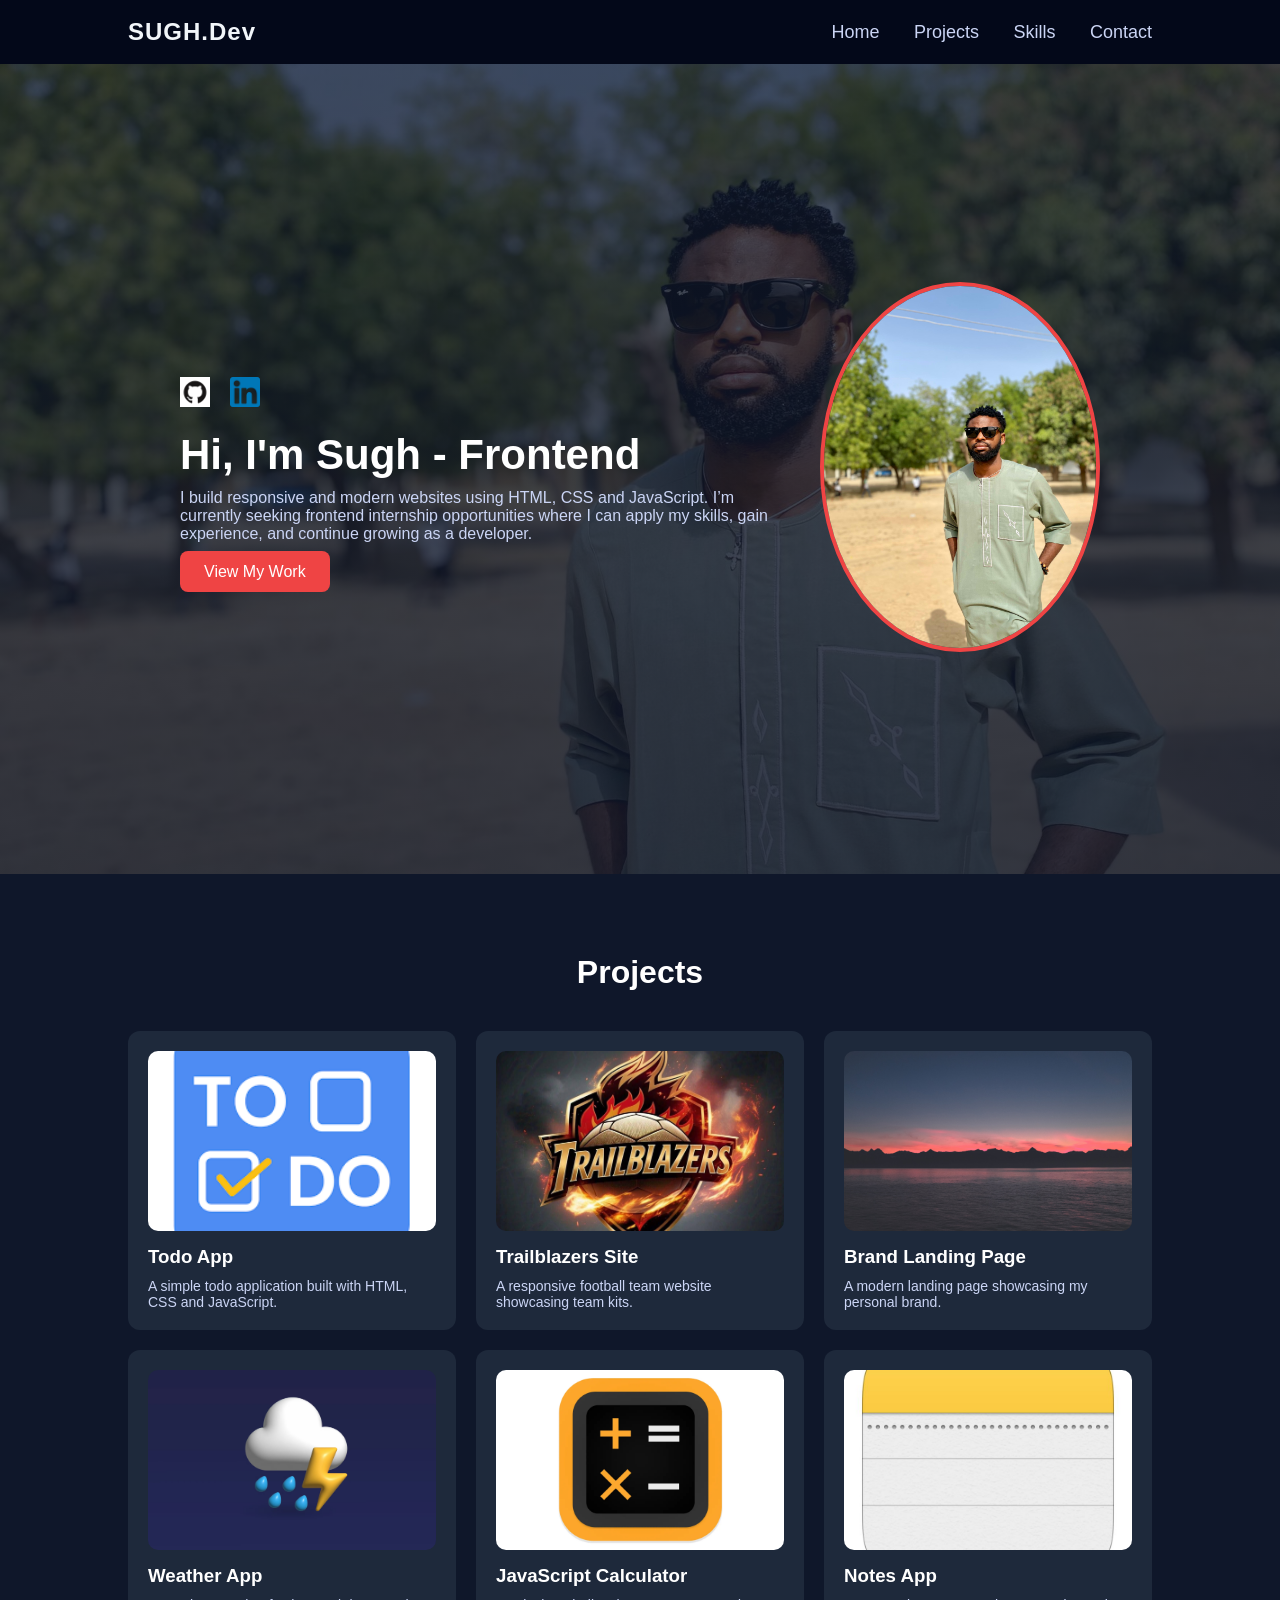
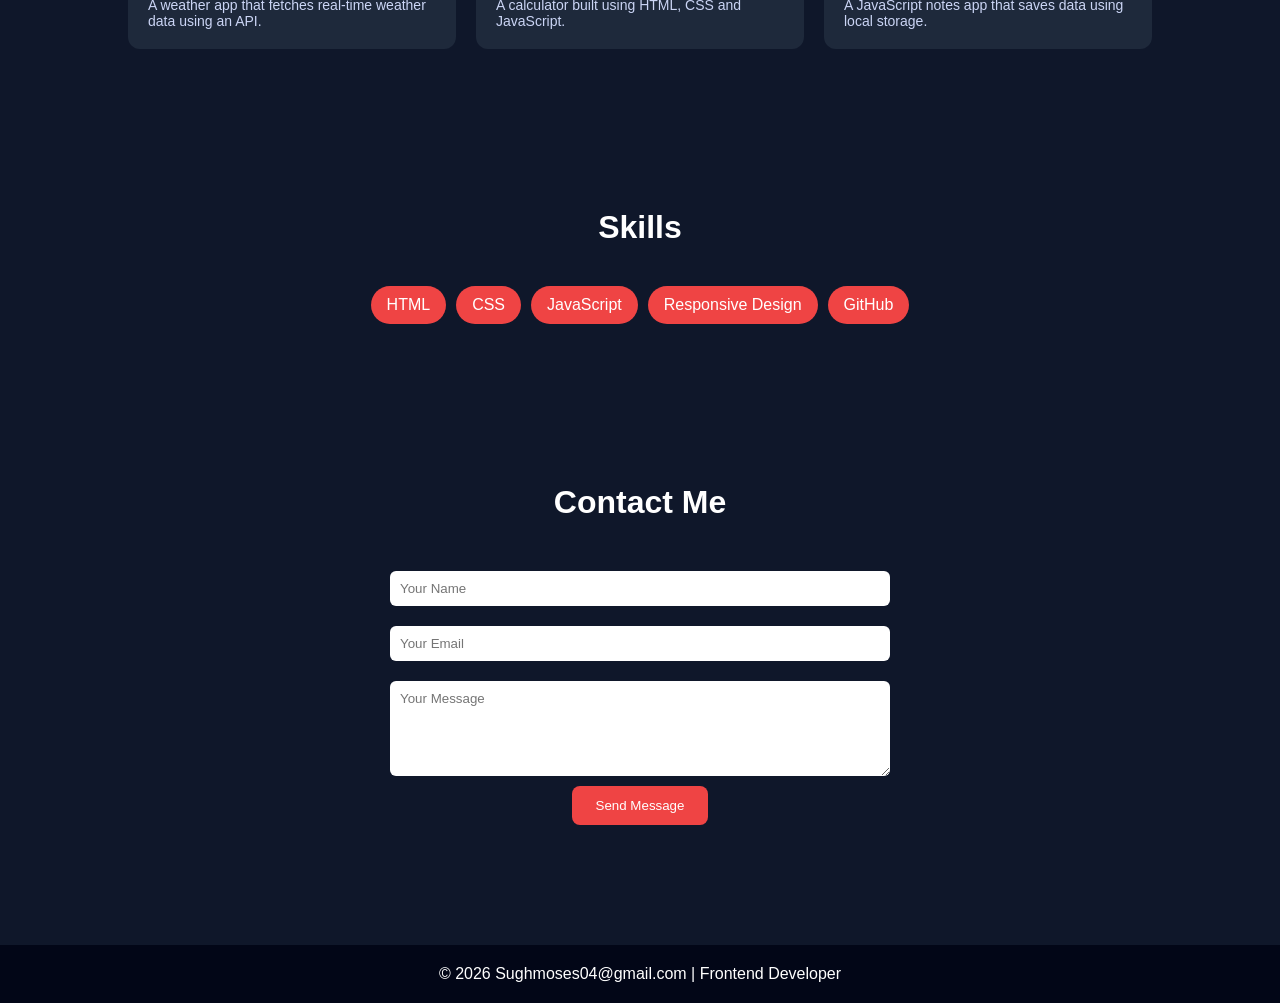
<file: index.html>
<!DOCTYPE html>
<html lang="en">
<head>
<meta charset="UTF-8">
<meta name="viewport" content="width=device-width, initial-scale=1.0">
<title>Frontend Developer Portfolio</title>
<link rel="stylesheet" href="style.css">

</head>
<body>

<header>
<h1>SUGH.Dev</h1>
<nav>
<a href="#home">Home</a>
<a href="#projects">Projects</a>
<a href="#skills">Skills</a>
<a href="#contact">Contact</a>
</nav>
</header>

<div class="hero">
  <div class="hero-content">
    <div class="hero-text">
        <div class="social-icons">
    <a href="https://github.com/Dhrae007" target="_blank">
        <img src="Images/GitHub-Mark.png" alt="GitHub">
    </a>
    <a href="https://linkedin.com/in/mosessugh" target="_blank">
        <img src="Images/linked in.png" alt="LinkedIn">
    </a>
</div>
      <h2>Hi, I'm <span id="typing"></span></h2>
      <p>I build responsive and modern websites using HTML, CSS and JavaScript.
        I’m currently seeking frontend internship opportunities where I can apply 
        my skills, gain experience, and continue growing as a developer.
      </p>
      <a class="btn" href="#projects">View My Work</a>
    </div>
    <div class="hero-image">
      <img src="Images/Dhrae.jpg" alt="Sugh Profile">
    </div>
  </div>
</div>

<section id="projects">
<h2 class="section-title">Projects</h2>

<div class="projects">

<a href="projects/todoapp/index.html" class="card" target="_blank">
<img src="Images/todo.webp" alt="Todo App">
<h3>Todo App</h3>
<p>A simple todo application built with HTML, CSS and JavaScript.</p>
</a>

<a href="projects/trailblazers/index.html" class="card" target="_blank">
<img src="Images/tblogo.jpeg" alt="Trailblazers Site">
<h3>Trailblazers Site</h3>
<p>A responsive football team website showcasing team kits.</p>
</a>

<a href="projects/Landing-Page/index.html" class="card" target="_blank">
<img src="Images/header.jpg" alt="Brand Landing">
<h3>Brand Landing Page</h3>
<p>A modern landing page showcasing my personal brand.</p>
</a>

<a href="projects/weather-app/index.html" class="card" target="_blank">
<img src="Images/weather.avif" alt="Weather App">
<h3>Weather App</h3>
<p>A weather app that fetches real-time weather data using an API.</p>
</a>

<a href="projects/calculator/index.html" class="card" target="_blank">
<img src="Images/calculator.webp" alt="Calculator">
<h3>JavaScript Calculator</h3>
<p>A calculator built using HTML, CSS and JavaScript.</p>
</a>

<a href="projects/notes/index.html" class="card" target="_blank">

<img src="Images/notes.jpg" alt="Notes App">

<h3>Notes App</h3>

<p>A JavaScript notes app that saves data using local storage.</p>

</a>

</div>
</section>

<section id="skills">
<h2 class="section-title">Skills</h2>
<div class="skills">
<span class="skill">HTML</span>
<span class="skill">CSS</span>
<span class="skill">JavaScript</span>
<span class="skill">Responsive Design</span>
<span class="skill">GitHub</span>
</div>
</section>

<section id="contact">
<h2 class="section-title">Contact Me</h2>
<div class="contact">
<input type="text" placeholder="Your Name">
<input type="email" placeholder="Your Email">
<textarea rows="5" placeholder="Your Message"></textarea>
<button class="btn">Send Message</button>
</div>
</section>

<footer>
<p>© 2026 Sughmoses04@gmail.com | Frontend Developer</p>
</footer>

<script src="script.js"></script>
</body>
</html>
</file>
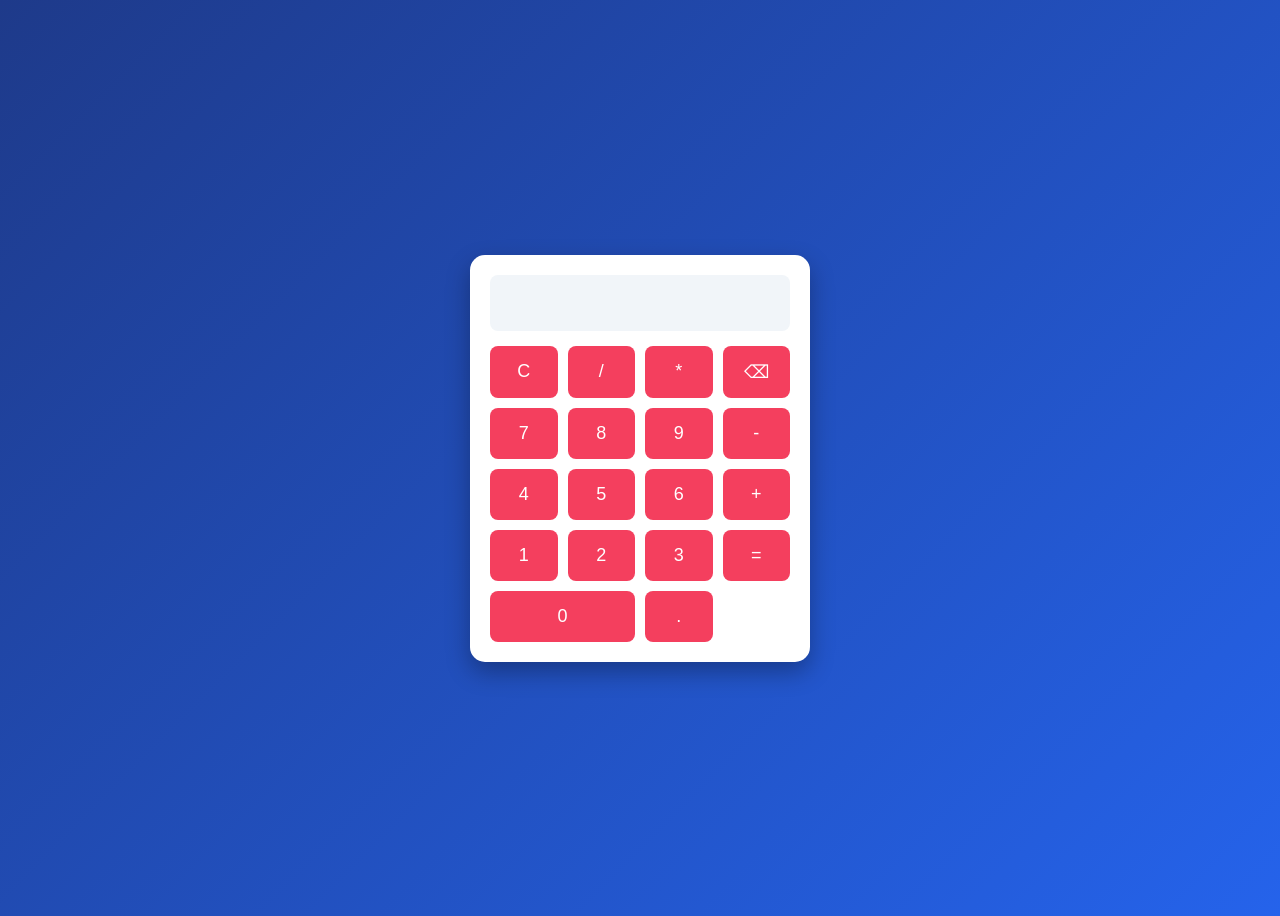
<file: projects/calculator/index.html>
<!DOCTYPE html>
<html lang="en">
<head>
<meta charset="UTF-8">
<meta name="viewport" content="width=device-width, initial-scale=1.0">
<title>Calculator</title>
<link rel="stylesheet" href="style.css">
</head>

<body>

<div class="calculator">

<input type="text" id="display" disabled>

<div class="buttons">

<button onclick="clearDisplay()">C</button>
<button onclick="append('/')">/</button>
<button onclick="append('*')">*</button>
<button onclick="deleteLast()">⌫</button>

<button onclick="append('7')">7</button>
<button onclick="append('8')">8</button>
<button onclick="append('9')">9</button>
<button onclick="append('-')">-</button>

<button onclick="append('4')">4</button>
<button onclick="append('5')">5</button>
<button onclick="append('6')">6</button>
<button onclick="append('+')">+</button>

<button onclick="append('1')">1</button>
<button onclick="append('2')">2</button>
<button onclick="append('3')">3</button>
<button onclick="calculate()">=</button>

<button onclick="append('0')" class="zero">0</button>
<button onclick="append('.')">.</button>

</div>

</div>

<script src="script.js"></script>

</body>
</html>
</file>
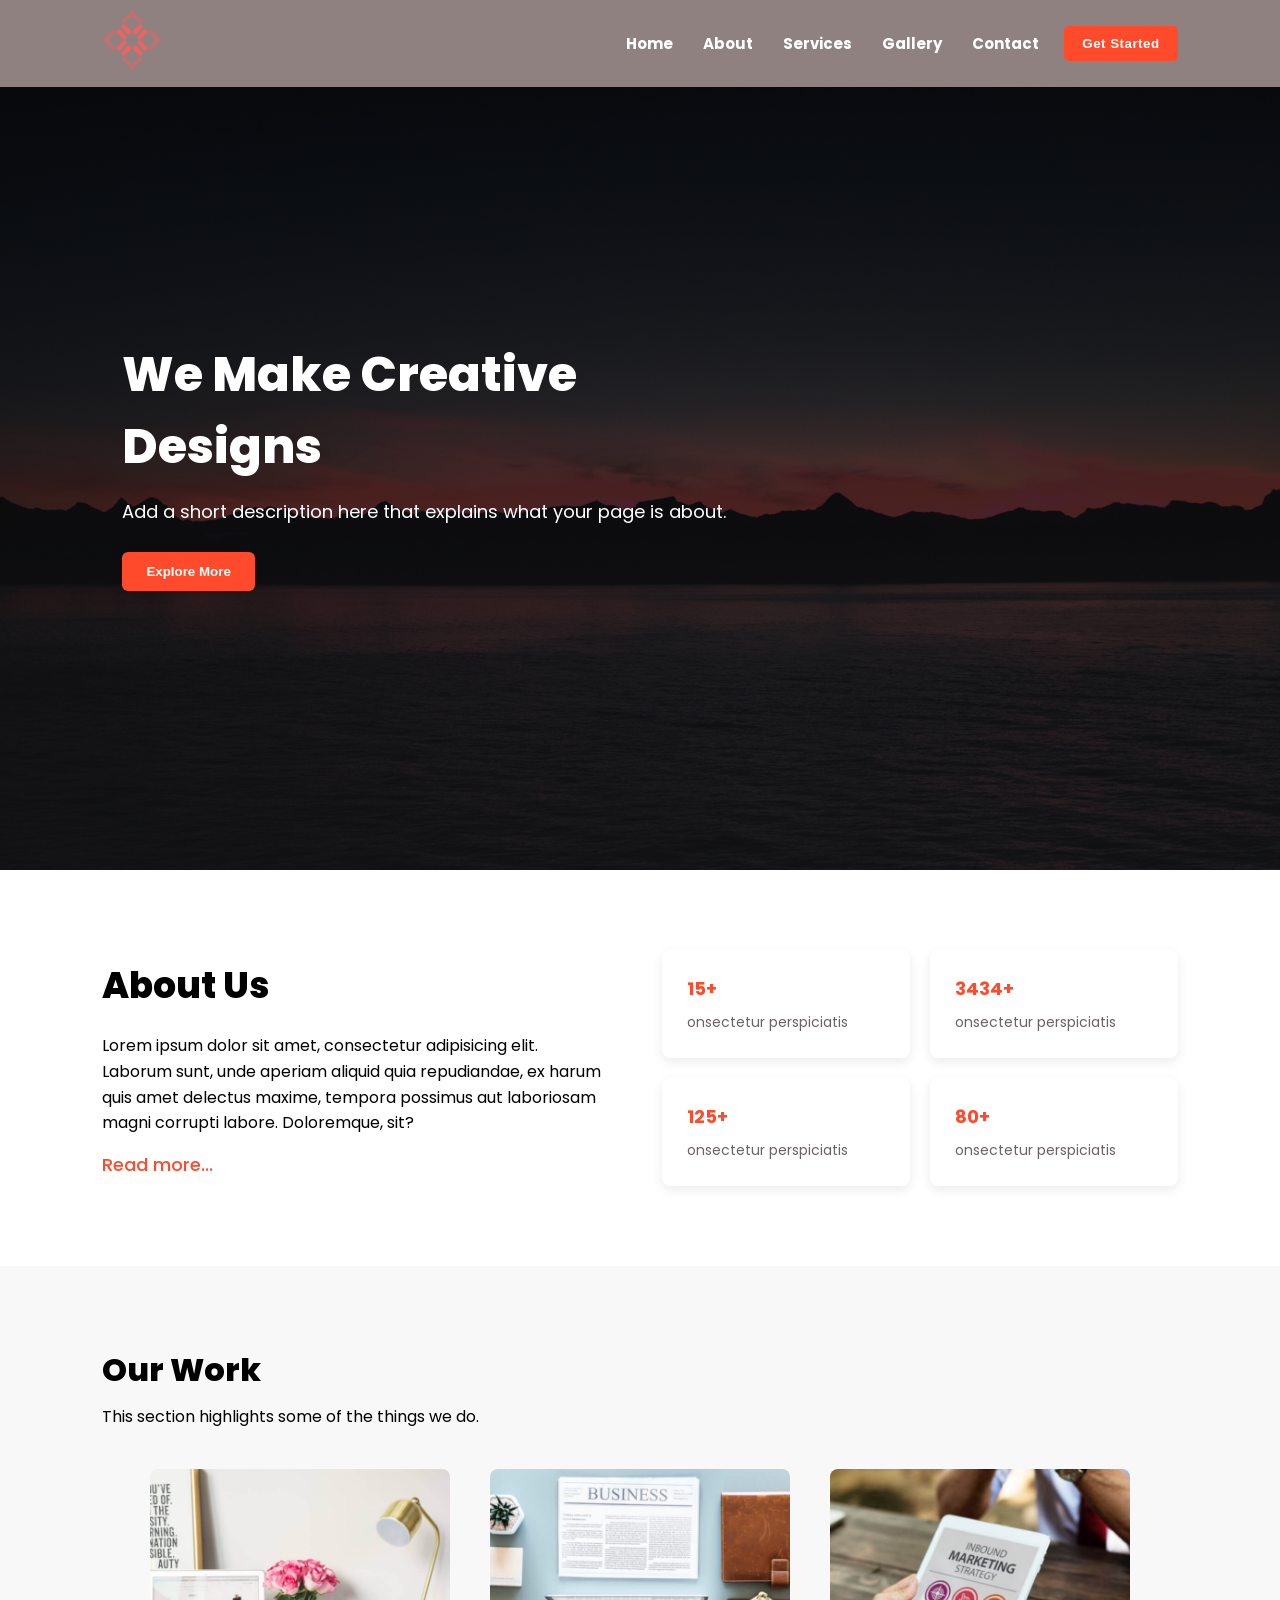
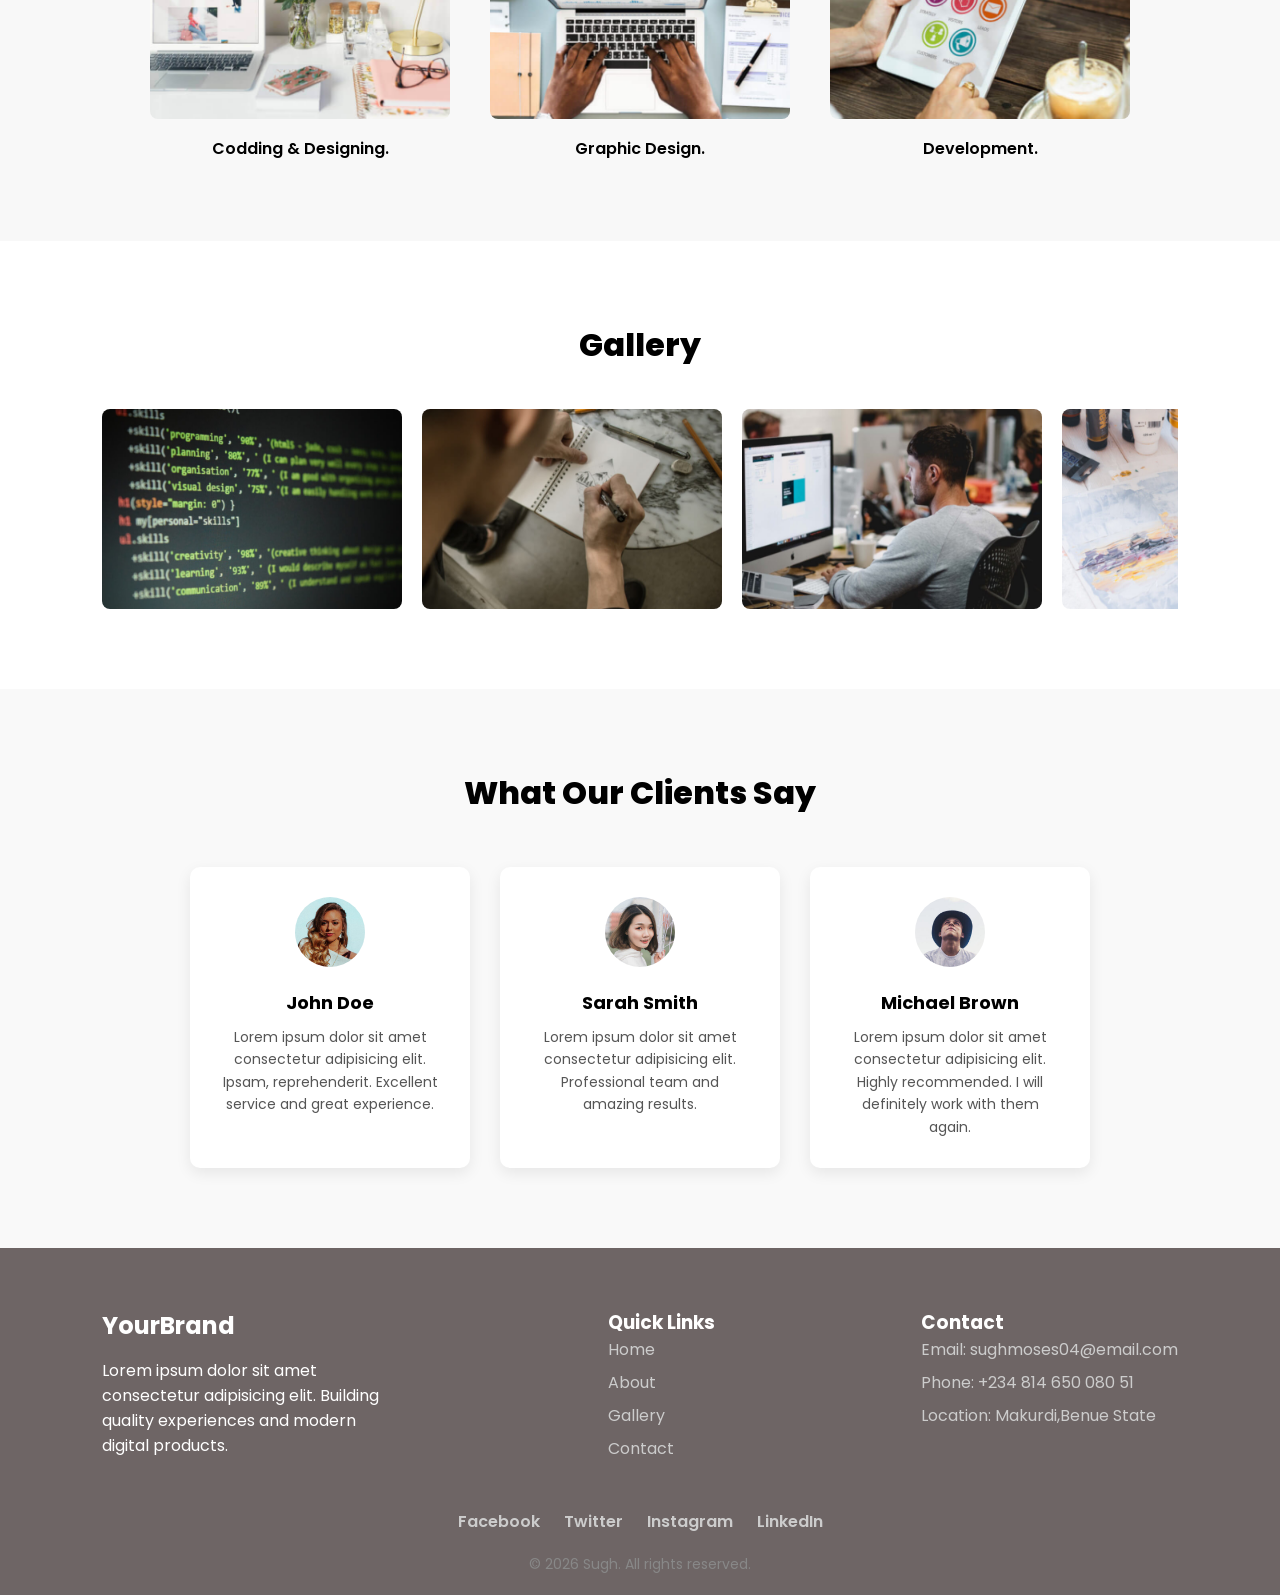
<file: projects/Landing-Page/index.html>
<!DOCTYPE html>
<html lang="en">
<head>
    <meta charset="UTF-8">
    <meta name="viewport" content="width=device-width, initial-scale=1.0">
    <title>Document</title>
    <link rel="stylesheet" href="style.css">
    <link href="https://fonts.googleapis.com/css2?family=Poppins:wght@400;600;700;800&display=swap" rel="stylesheet">
</head>
<body>
    <header>
  <nav class="navbar">

    <div class="logo">
      <h2><img src="images/brand.svg"></h2>
    </div>

    <div class="nav-right">

      <ul class="nav-menu">
        <li><a href="#">Home</a></li>
        <li><a href="#">About</a></li>
        <li><a href="#">Services</a></li>
        <li><a href="#">Gallery</a></li>
        <li><a href="#">Contact</a></li>
      </ul>

      <button class="nav-btn">Get Started</button>

    </div>

  </nav>
</header>
<section class="hero">

  <div class="hero-overlay"></div>

  <div class="hero-content">
    <h1>We Make Creative Designs</h1>
    <p>
      Add a short description here that explains what your page is about.
    </p>

    <button class="hero-btn">Explore More</button>
  </div>

</section>
<section class="about-section">

  <div class="about-container">

    <!-- LEFT SIDE TEXT -->

    <div class="about-text">
      <h2>About Us</h2>

      <p>
        Lorem ipsum dolor sit amet, consectetur adipisicing elit. Laborum sunt,
        unde aperiam aliquid quia repudiandae, ex harum quis amet delectus
        maxime, tempora possimus aut laboriosam magni corrupti labore.
        Doloremque, sit?
      </p>

      <a href="#" class="read-more">Read more...</a>
    </div>


    <!-- RIGHT SIDE CARDS -->

    <div class="about-cards">

      <div class="card">
        <h3>15+</h3>
        <p>onsectetur perspiciatis</p>
      </div>

      <div class="card">
        <h3>3434+</h3>
        <p>onsectetur perspiciatis</p>
      </div>

      <div class="card">
        <h3>125+</h3>
        <p>onsectetur perspiciatis</p>
      </div>

      <div class="card">
        <h3>80+</h3>
        <p>onsectetur perspiciatis</p>
      </div>

    </div>

  </div>

</section>

<section class="image-section">

  <!-- Intro Text -->
  <div class="image-intro">
    <h2>Our Work</h2>
    <p>
      This section highlights some of the things we do.
    </p>
  </div>

  <!-- Images Row -->
  <div class="image-container">

    <div class="image-card">
      <img src="images/img-5.jpg" alt="image 1">
      <p>Codding & Designing.</p>
    </div>

    <div class="image-card">
      <img src="images/img-6.jpg" alt="image 2">
      <p>Graphic Design.</p>
    </div>

    <div class="image-card">
      <img src="images/img-7.jpg" alt="image 3">
      <p>Development.</p>
    </div>

  </div>

</section>
<section class="carousel-section">

  <h2 class="carousel-title">Gallery</h2>

  <div class="carousel-container">

    <div class="carousel">

      <img src="images/img-8.jpg" alt="">
      <img src="images/img-9.jpg" alt="">
      <img src="images/img-4.jpg" alt="">
      <img src="images/img-3.jpg" alt="">
      <img src="images/img-2.jpg" alt="">
      <img src="images/img-1.jpg" alt="">

    </div>

  </div>

</section>
<section class="testimonial-section">

  <h2 class="testimonial-title">What Our Clients Say</h2>

  <div class="testimonial-container">

    <div class="testimonial-card">
      <img src="images/avatar3.jpg" alt="client">
      <h3>John Doe</h3>
      <p>
        Lorem ipsum dolor sit amet consectetur adipisicing elit.
        Ipsam, reprehenderit. Excellent service and great experience.
      </p>
    </div>

    <div class="testimonial-card">
      <img src="images/avatar1.jpg" alt="client">
      <h3>Sarah Smith</h3>
      <p>
        Lorem ipsum dolor sit amet consectetur adipisicing elit.
        Professional team and amazing results.
      </p>
    </div>

    <div class="testimonial-card">
      <img src="images/avatar2.jpg" alt="client">
      <h3>Michael Brown</h3>
      <p>
        Lorem ipsum dolor sit amet consectetur adipisicing elit.
        Highly recommended. I will definitely work with them again.
      </p>
    </div>

  </div>

</section>
<footer class="footer">

  <div class="footer-container">

    <!-- Logo / About -->
    <div class="footer-about">
      <h2>YourBrand</h2>
      <p>
        Lorem ipsum dolor sit amet consectetur adipisicing elit.
        Building quality experiences and modern digital products.
      </p>
    </div>

    <!-- Quick Links -->
    <div class="footer-links">
      <h3>Quick Links</h3>
      <ul>
        <li><a href="#">Home</a></li>
        <li><a href="#">About</a></li>
        <li><a href="#">Gallery</a></li>
        <li><a href="#">Contact</a></li>
      </ul>
    </div>

    <!-- Contact -->
    <div class="footer-contact">
      <h3>Contact</h3>
      <p>Email: sughmoses04@email.com</p>
      <p>Phone: +234 814 650 080 51</p>
      <p>Location: Makurdi,Benue State</p>
    </div>

  </div>

  <!-- Social Icons -->
  <div class="footer-social">

    <a href="#">Facebook</a>
    <a href="#">Twitter</a>
    <a href="#">Instagram</a>
    <a href="#">LinkedIn</a>

  </div>

  <!-- Copyright -->
  <div class="footer-bottom">
    <p>© 2026 Sugh. All rights reserved.</p>
  </div>

</footer>



 <script src="script.js"></script>
</body>
</html>
</file>
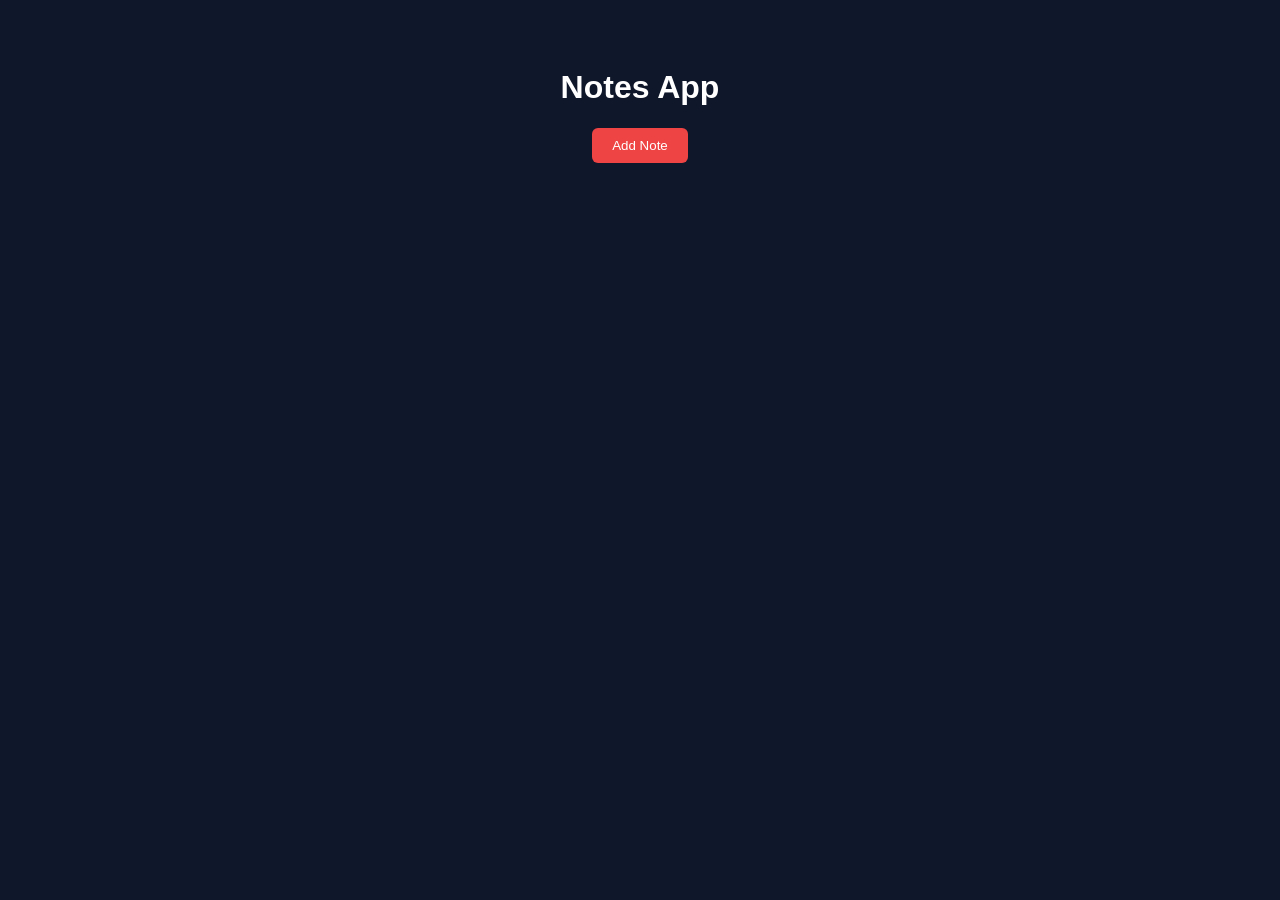
<file: projects/Notes/index.html>
<!DOCTYPE html>
<html lang="en">
<head>
<meta charset="UTF-8">
<meta name="viewport" content="width=device-width, initial-scale=1.0">
<title>Notes App</title>
<link rel="stylesheet" href="style.css">
</head>

<body>

<div class="container">

<h1>Notes App</h1>

<button id="addBtn">Add Note</button>

<div id="notesContainer" class="notes"></div>

</div>

<script src="script.js"></script>

</body>
</html>
</file>
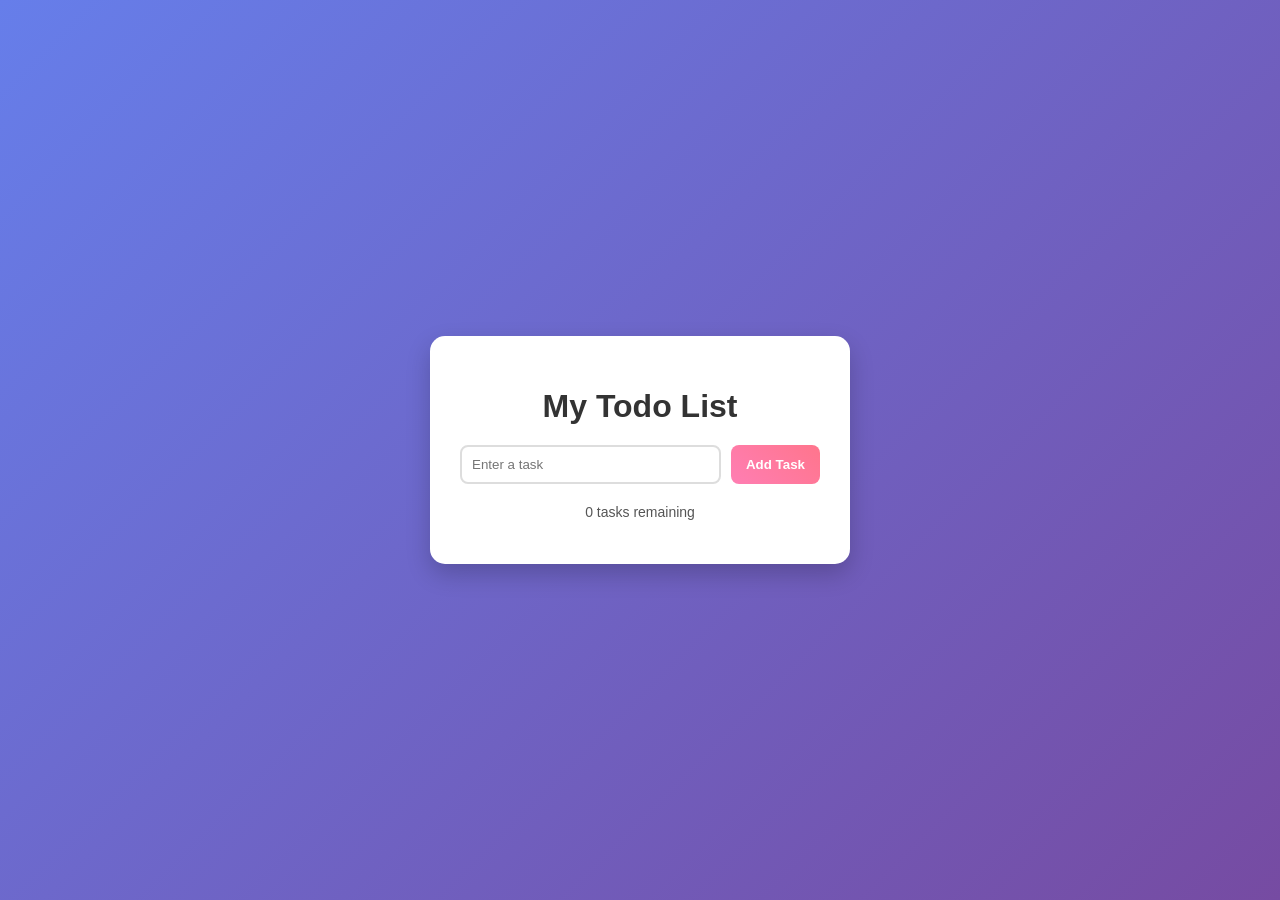
<file: projects/todoapp/index.html>
<!DOCTYPE html>
<html lang="en">
<head>
<meta charset="UTF-8">
<meta name="viewport" content="width=device-width, initial-scale=1.0">
<title>Todo App</title>
<link rel="stylesheet" href="style.css">
</head>

<body>

<div class="container">

<h1>My Todo List</h1>

<div class="todo-input">
<input type="text" id="todo-input" placeholder="Enter a task">
<button id="add-btn">Add Task</button>
</div>

<ul id="todo-list"></ul>
<p id="task-counter">0 tasks remaining</p>
</div>

<script src="script.js"></script>

</body>
</html>
</file>
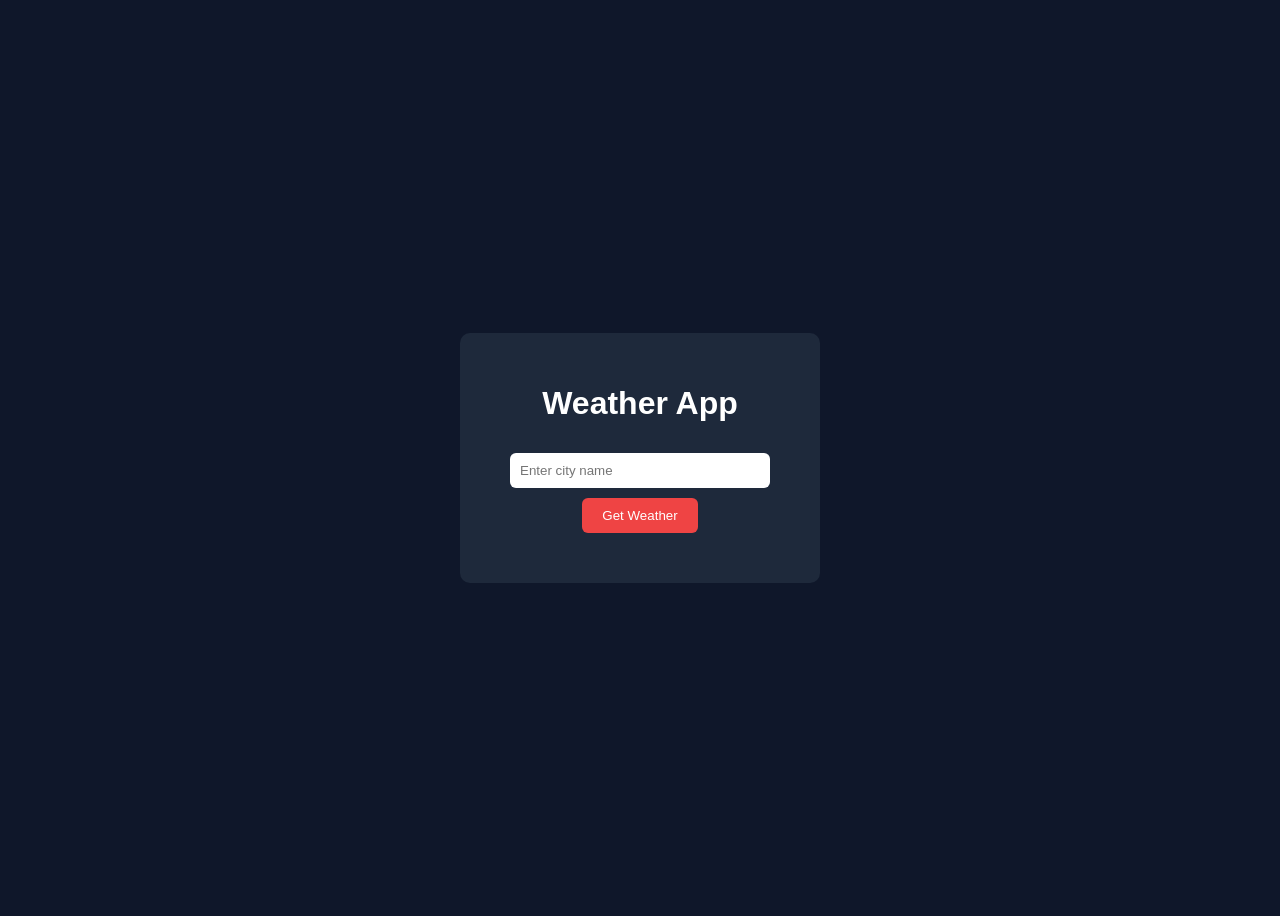
<file: projects/weather-app/index.html>
<!DOCTYPE html>
<html lang="en">
<head>
<meta charset="UTF-8">
<meta name="viewport" content="width=device-width, initial-scale=1.0">
<title>Weather App</title>
<link rel="stylesheet" href="style.css">
</head>

<body>

<div class="weather-app">

<h1>Weather App</h1>

<input type="text" id="cityInput" placeholder="Enter city name">

<button onclick="getWeather()">Get Weather</button>

<div id="weatherResult"></div>

</div>

<script src="script.js"></script>

</body>
</html>
</file>
<file: style.css>
html {
    scroll-behavior: smooth;
}

* {
  margin: 0;
  padding: 0;
  box-sizing: border-box;
  font-family: Arial, Helvetica, sans-serif;
}

body {
  background: #0f172a;
  color: white;
}

header {
display:flex;
justify-content:space-between;
align-items:center;
padding:18px 10%;
background:rgba(2,6,23,0.85);
backdrop-filter: blur(10px);
position:sticky;
top:0;
z-index:1000;
}

header h1{
font-size:24px;
font-weight:600;
letter-spacing:1px;
color:#f1f5f9;
}
nav a{
margin-left:30px;
text-decoration:none;
color:#cbd5f5;
font-size:15px;
font-weight:500;
position:relative;
transition:color 0.3s;
font-size: large;
}
nav a::after{
content:"";
position:absolute;
width:0%;
height:2px;
left:0;
bottom:-5px;
background:#ef4444;
transition:width 0.3s ease;
}

nav a:hover{
color:white;
}

nav a:hover::after{
width:100%;
}

.hero{
height:90vh;
display:flex;
align-items:center;
justify-content:center;
padding:20px 10%;
background:linear-gradient(rgba(15,23,42,0.75), rgba(15,23,42,0.85)), url('Images/Dhrae.jpg');
background-size:cover;
background-position:center;
}

.hero-content {
  display: flex;
  align-items: center;
  justify-content: space-between;
  gap: 40px;
  flex-wrap: wrap;
}

.hero-text {
  flex: 1;
}

.hero-image img {
  width: 280px;
  border-radius: 50%;
  border: 4px solid #ef4444;
}

.hero h2 {
  font-size: 42px;
  margin-bottom: 10px;
}

.hero p {
  max-width: 600px;
  margin-bottom: 20px;
  color: #cbd5f5;
}

.btn{
padding:12px 24px;
background:#ef4444;
border:none;
border-radius:8px;
color:white;
text-decoration:none;
transition:transform 0.2s, background 0.3s;
}

.btn:hover{
background:black;
transform:scale(1.05);
}

section {
  padding: 80px 10%;
}

.section-title {
  font-size: 32px;
  margin-bottom: 40px;
  text-align: center;
}

.projects{
display:grid;
grid-template-columns:repeat(3, 1fr);
gap:20px;
max-width:1100px;
margin:auto;
}
.projects a{
text-decoration:none;
color:white;
}

.card h3 {
  margin-bottom: 10px;
}

.card p {
  color: #cbd5f5;
  font-size: 14px;
}
.extra-project{
display:none;
}

#loadMoreBtn{
display:block;
margin:40px auto;
}
/* Project card hover effect */
.card{
background:#1e293b;
padding:20px;
border-radius:12px;
transition:transform 0.3s, box-shadow 0.3s;
cursor:pointer;

display:flex;
flex-direction:column;
justify-content:flex-start;
height:100%;
}

.card:hover{
transform:translateY(-8px) scale(1.02);
box-shadow:0 12px 25px rgba(0,0,0,0.4),
0 0 15px rgba(240, 236, 236, 0.3);
}
.card img{
width:100%;
height:180px;
object-fit:cover;
border-radius:10px;
margin-bottom:15px;
}
.skills {
  display: flex;
  flex-wrap: wrap;
  gap: 10px;
  justify-content: center;
}

.skill {
  background: #ef4444;
  padding: 10px 16px;
  border-radius: 20px;
}

.contact {
  display: flex;
  flex-direction: column;
  align-items: center;
}

.contact input,
.contact textarea {
  width: 100%;
  max-width: 500px;
  padding: 10px;
  margin: 10px 0;
  border: none;
  border-radius: 6px;
}

footer {
  text-align: center;
  padding: 20px;
  background: #020617;
  margin-top: 40px;
}


@media(max-width:768px) {
  .hero h2 {
    font-size: 32px;
  }
  .hero-content {
    flex-direction: column;
  }
  .hero-image img {
    width: 200px;
  }
}
/* Hero profile image hover effect */
.hero-image img {
    width: 280px;
    border-radius: 50%;
    border: 4px solid #ef4444;
    transition: transform 0.3s, box-shadow 0.3s;
}

.hero-image img:hover {
    transform: scale(1.05);
    box-shadow: 0 10px 25px rgba(239, 68, 68, 0.5);
}
/* Social icons under hero text */
.social-icons{
display:flex;
gap:20px;
margin:20px 0;
}

.social-icons img {
    width: 30px;
    height: 30px;
    transition: transform 0.3s, filter 0.3s;
}

.social-icons img:hover {
    transform: scale(1.2);
    filter: brightness(1.3);
}
@media (max-width:768px){

.projects{
grid-template-columns:1fr;
}

}
</file>
<file: projects/calculator/style.css>
body{
background:linear-gradient(135deg,#1e3a8a,#2563eb);
display:flex;
justify-content:center;
align-items:center;
height:100vh;
font-family:Arial;
}

.calculator{
background:#ffffff;
padding:20px;
border-radius:15px;
width:300px;
box-shadow:0 10px 25px rgba(0,0,0,0.3);
}

#display{
width:100%;
padding:15px;
font-size:22px;
margin-bottom:15px;
border:none;
border-radius:8px;
text-align:right;
background:#f1f5f9;
color:#111827;

box-sizing:border-box;
}

.buttons{
display:grid;
grid-template-columns:repeat(4,1fr);
gap:10px;
}

button{
padding:15px;
font-size:18px;
border:none;
border-radius:8px;
background:#f43f5e;
color:white;
cursor:pointer;
transition:0.2s;
}

button:hover{
background:#e11d48;
transform:scale(1.05);
}

.zero{
grid-column:span 2;
}
</file>
<file: projects/Landing-Page/style.css>
body{
font-family: "Poppins", sans-serif;
padding-top: 60px;
}

*{
margin:0;
padding:0;
box-sizing:border-box;
}

/* NAVBAR */

.navbar{
position:fixed;
top:0;
left:0;
width:100%;
display:flex;
justify-content:space-between;
align-items:center;
padding:10px 8%;
background:rgb(144, 129, 129);
backdrop-filter:blur(8px);
z-index:1000;
}

/* RIGHT SIDE */

.nav-right{
display:flex;
align-items:center;
gap:25px;
}

/* NAV LINKS */

.nav-menu{
display:flex;
list-style:none;
gap:25px;
}

.nav-menu a{
text-decoration:none;
color:white;
font-weight:700;
font-size:14px;
position:relative;
padding-bottom:4px;
}

.nav-menu a::after{
content:"";
position:absolute;
left:0;
bottom:0;
width:0;
height:2px;
background:#ff4b2b;
transition:0.3s;
}

.nav-menu a:hover::after{
width:100%;
}

/* BUTTON */

.nav-btn{
background:#ff4b2b;
border:none;
padding:6px 16px;
color:white;
border-radius:6px;
cursor:pointer;
font-weight:700;
transition:0.3s;
}

.nav-btn:hover{
background:#e63c1e;
transform:translateY(-2px);
}
.logo h2{
font-size:16px;
font-weight:800;
}
.logo img{
height:60px;
width:auto;
}

.nav-menu{
display:flex;
list-style:none;
gap:30px;
}

.nav-menu a{
text-decoration:none;
color:white;
font-size:15px;
font-weight:700;
transition:0.3s;
}

.nav-menu a:hover{
color:#ff4b2b;
}

.nav-btn{
background:#ff4b2b;
border:none;
padding:10px 18px;
color:white;
border-radius:5px;
cursor:pointer;
font-weight:700;
letter-spacing:0.5px;
transition:0.3s;
}

.nav-btn:hover{
background:#ff2e00;
}


/* HERO SECTION */

.hero{
position:relative;
height:90vh;
background-image:url("images/header.jpg");
background-size:cover;
background-position:center;
display:flex;
align-items:center;
justify-content:flex-start;
padding:0 8%;
color:white;
}

/* OVERLAY */

.hero-overlay{
position:absolute;
top:0;
left:0;
width:100%;
height:100%;
background: linear-gradient(
rgba(0,0,0,0.85),
rgba(0,0,0,0.6)
);
}

/* CONTENT */

.hero-content{
position:relative;
max-width:600px;
text-align:left;
}

.hero-content h1{
font-size:48px;
font-weight:800;
margin-bottom:15px;
}

.hero-content p{
font-size:18px;
line-height:1.6;
margin-bottom:25px;
}

/* BUTTON */

.hero-btn{
background:#ff4b2b;
border:none;
padding:12px 24px;
color:white;
font-weight:700;
border-radius:6px;
cursor:pointer;
transition:0.3s;
}

.hero-btn:hover{
background:#e63c1e;
}
.hero-content{
position:relative;
max-width:700px;
padding:20px;
animation:fadeUp 1.2s ease;
}
/* ABOUT SECTION */

.about-section{
padding:80px 8%;
}

/* CONTAINER */

.about-container{
display:flex;
align-items:center;
justify-content:space-between;
gap:60px;
flex-wrap:wrap;
}

/* LEFT TEXT */

.about-text{
flex:1;
max-width:500px;
}

.about-text h2{
font-size:36px;
font-weight:800;
margin-bottom:20px;
}

.about-text p{
line-height:1.6;
margin-bottom:15px;
}

.read-more{
text-decoration:none;
font-weight:500;
color:#ff4b2b;
font-size: large;
}

/* RIGHT CARDS */

.about-cards{
flex:1;
display:grid;
grid-template-columns:repeat(2,1fr);
gap:20px;
}

/* CARD STYLE */

.card{
background:white;
padding:25px;
border-radius:8px;
box-shadow:0 4px 12px rgba(0,0,0,0.08);
transition:0.3s;
}

.card h3{
margin-bottom:10px;
font-size:18px;
font-weight:700;
color: #ff4b2b;
}

.card p{
font-size:14px;
line-height:1.5;
color: rgb(108, 98, 98);
}

/* HOVER EFFECT */

.card:hover{
transform:translateY(-5px);
box-shadow:0 6px 18px rgba(0,0,0,0.12);
}
/* IMAGE SECTION */

.image-section{
padding:80px 8%;
background: #f8f8f8;
}

/* INTRO TEXT */

.image-intro{
max-width:400px;
margin-bottom:40px;
}

.image-intro h2{
font-size:32px;
font-weight:800;
margin-bottom:10px;
}

/* IMAGE CONTAINER */

.image-container{
display:flex;
justify-content:center;
gap:40px;
flex-wrap:wrap;
}

/* IMAGE CARD */

.image-card{
text-align:center;
}

.image-card img{
width:300px;
height:250px;
object-fit:cover;
border-radius:8px;
}

.image-card p{
margin-top:10px;
font-weight:600;
}
/* CAROUSEL SECTION */

.carousel-section{
padding:80px 8%;
text-align:center;
}

.carousel-title{
font-size:32px;
font-weight:800;
margin-bottom:40px;
}

.carousel-container{
overflow-x:auto;
scroll-behavior:smooth;
cursor:grab;
}

.carousel{
display:flex;
gap:20px;
width:max-content;
}

.carousel img{
width:300px;
height:200px;
object-fit:cover;
border-radius:8px;
flex-shrink:0;
}

/* IMAGES */

.carousel img{
width:300px;
height:200px;
object-fit:cover;
border-radius:8px;
pointer-events:none;
}
/* TESTIMONIAL SECTION */

.testimonial-section{
padding:80px 8%;
background:#f9f9f9;
text-align:center;
}

.testimonial-title{
font-size:32px;
font-weight:800;
margin-bottom:50px;
}

/* CONTAINER */

.testimonial-container{
display:flex;
justify-content:center;
gap:30px;
flex-wrap:wrap;
}

/* CARD */

.testimonial-card{
background:white;
padding:30px;
width:280px;
border-radius:10px;
box-shadow:0 5px 15px rgba(0,0,0,0.08);
transition:0.3s;
}

/* CLIENT IMAGE */

.testimonial-card img{
width:70px;
height:70px;
border-radius:50%;
object-fit:cover;
margin-bottom:15px;
}

/* NAME */

.testimonial-card h3{
font-size:18px;
margin-bottom:10px;
}

/* TEXT */

.testimonial-card p{
font-size:14px;
line-height:1.6;
color:#555;
}

/* HOVER EFFECT */

.testimonial-card:hover{
transform:translateY(-6px);
box-shadow:0 8px 20px rgba(0,0,0,0.12);
}

/* FOOTER */

.footer{
background:#6e6565;
color:white;
padding:60px 8% 20px;
}

/* FOOTER CONTAINER */

.footer-container{
display:flex;
justify-content:space-between;
gap:40px;
flex-wrap:wrap;
margin-bottom:40px;
}

/* ABOUT */

.footer-about{
max-width:300px;
}

.footer-about h2{
margin-bottom:15px;
}

/* LINKS */

.footer-links ul{
list-style:none;
}

.footer-links li{
margin-bottom:8px;
}

.footer-links a{
text-decoration:none;
color:#ccc;
}

.footer-links a:hover{
color:white;
}

/* CONTACT */

.footer-contact p{
margin-bottom:8px;
color:#ccc;
}

/* SOCIAL */

.footer-social{
text-align:center;
margin-bottom:20px;
}

.footer-social a{
margin:0 10px;
text-decoration:none;
color:#ccc;
font-weight:600;
}

.footer-social a:hover{
color:white;
}

/* COPYRIGHT */

.footer-bottom{
text-align:center;
font-size:14px;
color:#888;
}







@media(max-width:768px){

.about-container{
flex-direction:column;
}

.about-cards{
grid-template-columns:1fr;
}

}
@keyframes fadeUp{
from{
opacity:0;
transform:translateY(40px);
}
to{
opacity:1;
transform:translateY(0);
}
}



/* MOBILE */

@media(max-width:768px){

.nav-menu{
position:absolute;
top:70px;
left:0;
width:100%;
background:#111;
flex-direction:column;
align-items:center;
gap:20px;
padding:20px 0;
display:none;
}

.nav-menu.active{
display:flex;
}

.nav-btn{
display:none;
}

.hamburger{
display:flex;
}

}
@media(max-width:768px){

.hero{
flex-direction:column;
text-align:center;
}

.hero-text h1{
font-size:36px;
}

.hero-image img{
max-width:350px;
}

}
</file>
<file: projects/Notes/style.css>
body{
font-family:Arial;
background:#0f172a;
color:white;
padding:40px;
text-align:center;
}

.container{
max-width:900px;
margin:auto;
}

button{
padding:10px 20px;
background:#ef4444;
border:none;
border-radius:6px;
color:white;
cursor:pointer;
margin-bottom:20px;
}

.notes{
display:grid;
grid-template-columns:repeat(auto-fit,minmax(200px,1fr));
gap:20px;
}

.note{
background:#1e293b;
padding:20px;
border-radius:10px;
position:relative;
}

.note textarea{
width:100%;
height:120px;
background:transparent;
border:none;
color:white;
resize:none;
outline:none;
}

.delete{
position:absolute;
top:10px;
right:10px;
cursor:pointer;
color:#ef4444;
font-weight:bold;
}
</file>
<file: projects/todoapp/style.css>
body{
font-family: Arial, sans-serif;
background: linear-gradient(135deg, #667eea, #764ba2);
display:flex;
justify-content:center;
align-items:center;
height:100vh;
margin:0;
}

.container{
background:white;
padding:30px;
border-radius:15px;
width:360px;
box-shadow:0 10px 25px rgba(0,0,0,0.2);
}

h1{
text-align:center;
color:#333;
margin-bottom:20px;
}

.todo-input{
display:flex;
gap:10px;
margin-bottom:20px;
}

input{
flex:1;
padding:10px;
border:2px solid #ddd;
border-radius:8px;
outline:none;
transition:0.3s;
}

input:focus{
border-color:#667eea;
}

button{
padding:10px 15px;
background:linear-gradient(45deg,#ff7eb3,#ff758c);
color:white;
border:none;
border-radius:8px;
cursor:pointer;
font-weight:bold;
transition:0.3s;
}

button:hover{
transform:scale(1.05);
}

li{
display:flex;
justify-content:space-between;
align-items:center;
padding:12px;
background:#f8f8f8;
margin-bottom:10px;
border-radius:8px;
transition:0.3s;
}

li:hover{
background:#ececff;
}

li span{
cursor:pointer;
}

.completed{
text-decoration:line-through;
color:gray;
}

li button{
background:#ff4d4d;
padding:5px 10px;
border-radius:6px;
}

#task-counter{
text-align:center;
margin-top:10px;
color:#555;
font-size:14px;
}
</file>
<file: projects/weather-app/style.css>
body{
font-family:Arial, Helvetica, sans-serif;
background:#0f172a;
display:flex;
justify-content:center;
align-items:center;
height:100vh;
color:white;
}

.weather-app{
background:#1e293b;
padding:30px;
border-radius:10px;
text-align:center;
width:300px;
}

input{
padding:10px;
width:80%;
margin:10px 0;
border:none;
border-radius:6px;
}

button{
padding:10px 20px;
background:#ef4444;
border:none;
color:white;
border-radius:6px;
cursor:pointer;
}

button:hover{
background:#dc2626;
}

#weatherResult{
margin-top:20px;
}
</file>
